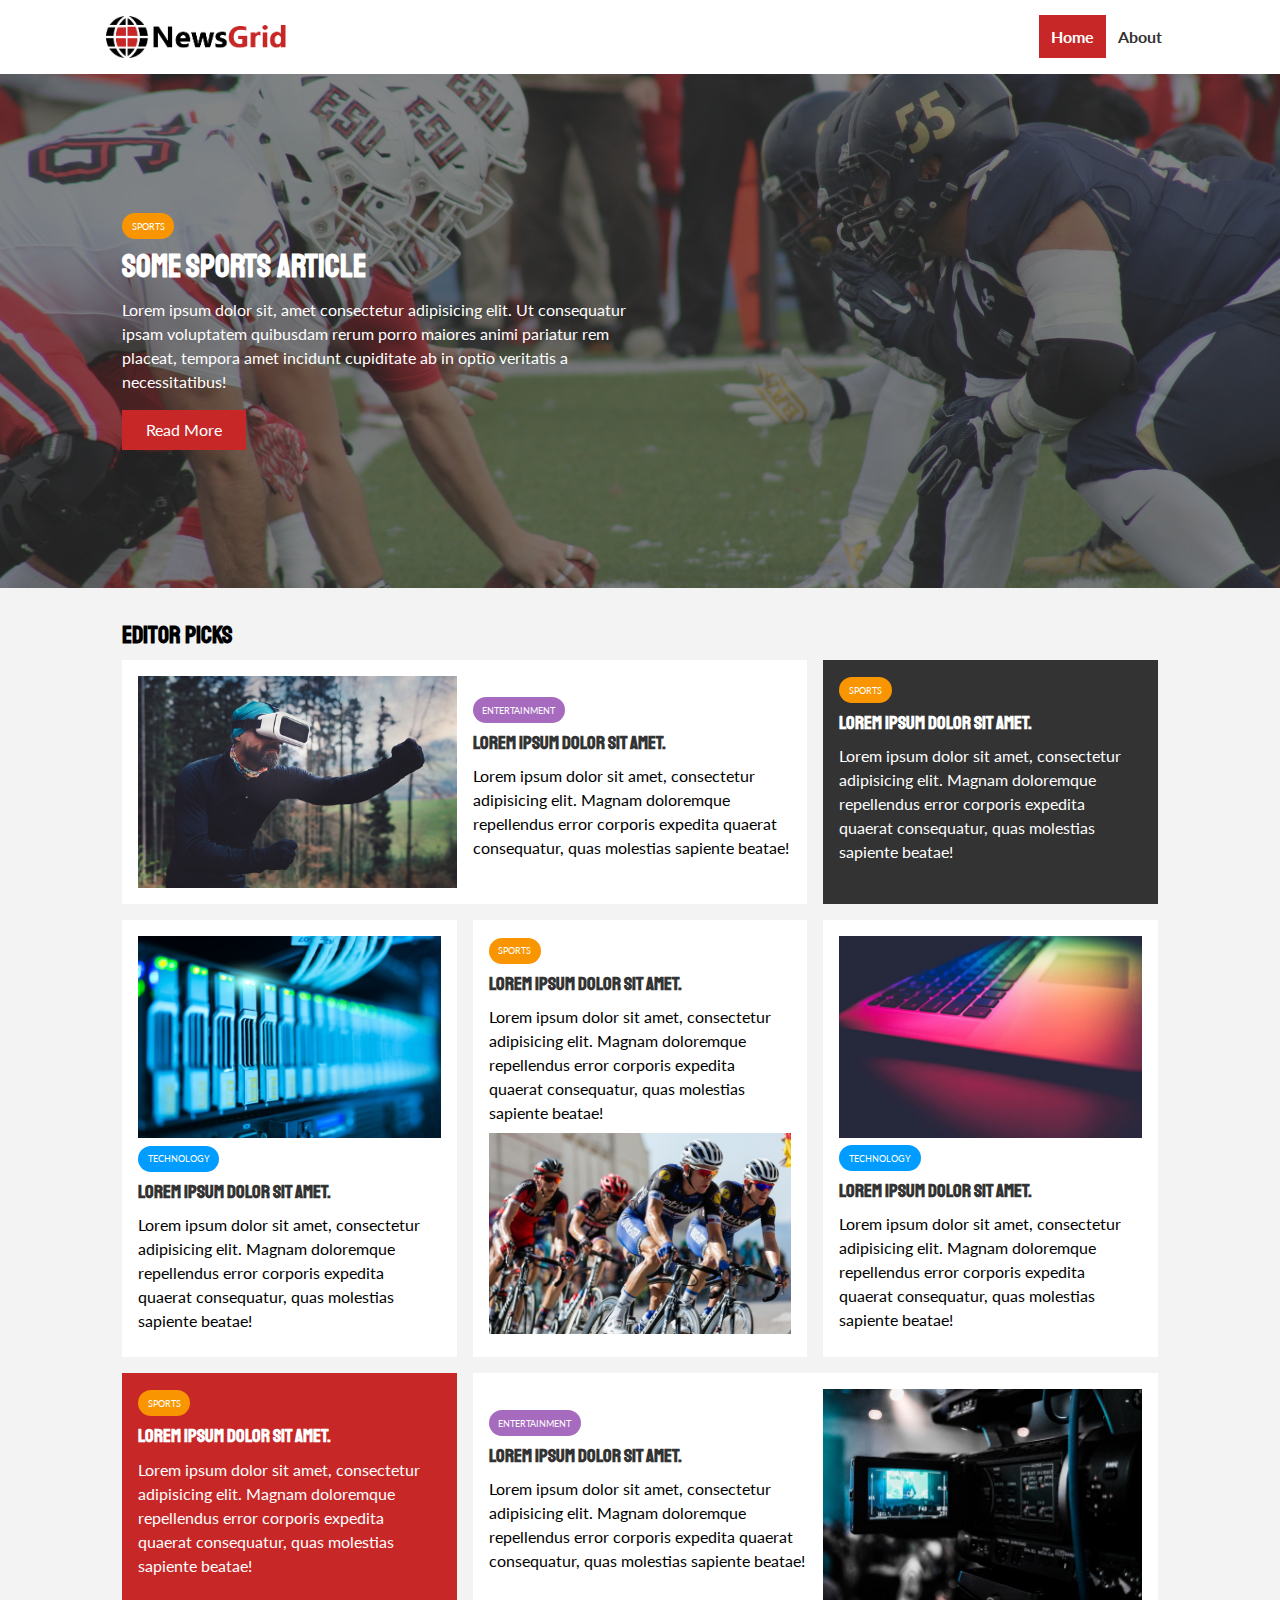
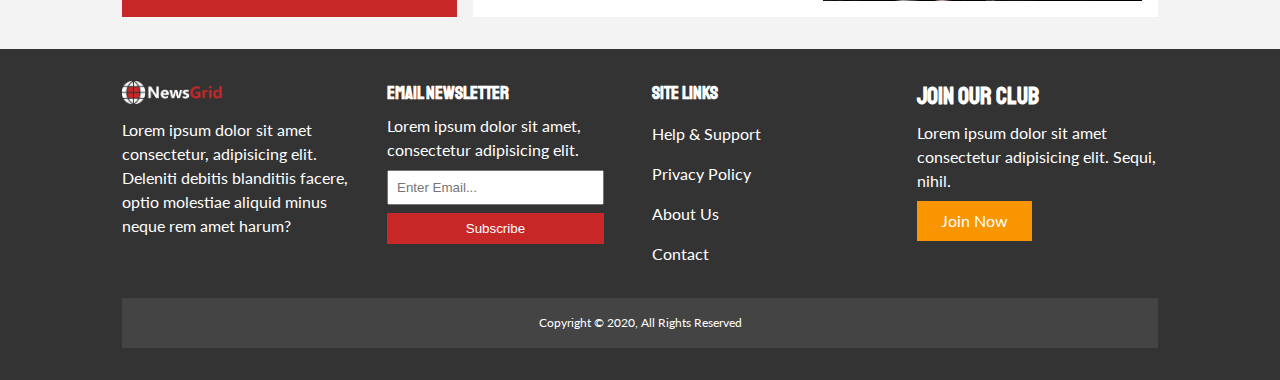
<file: index.html>
<!DOCTYPE html>
<html lang="en">
  <head>
    <meta charset="UTF-8" />
    <meta name="viewport" content="width=device-width, initial-scale=1.0" />
    <link
      rel="stylesheet"
      href="https://use.fontawesome.com/releases/v5.6.3/css/all.css"
      integrity="sha384-UHRtZLI+pbxtHCWp1t77Bi1L4ZtiqrqD80Kn4Z8NTSRyMA2Fd33n5dQ8lWUE00s/"
      crossorigin="anonymous"
    />
    <link
      href="https://fonts.googleapis.com/css?family=Lato|Staatliches"
      rel="stylesheet"
    />
    <link rel="stylesheet" href="css/style.css" />
    <link
      rel="stylesheet"
      media="screen and (max-width: 768px)"
      href="css/mobile.css"
    />
    <link rel="shortcut icon" type="image/x-icon" href="favicon.ico" />
    <title>NewsGrid | Latest News</title>
  </head>
  <body>
    <nav id="main-nav">
      <div class="container">
        <img src="img/logo.png" alt="NewsGrid" class="logo" />
        <div class="social">
          <a href="http://facebook.com" target="_blank"
            ><i class="fab fa-facebook fa-2x"></i
          ></a>
          <a href="http://twitter.com" target="_blank"
            ><i class="fab fa-twitter fa-2x"></i
          ></a>
          <a href="http://instatgram.com" target="_blank"
            ><i class="fab fa-instagram fa-2x"></i
          ></a>
          <a href="http://youtube.com" target="_blank"
            ><i class="fab fa-youtube fa-2x"></i
          ></a>
        </div>
        <ul>
          <li><a href="index.html" class="current">Home</a></li>
          <li><a href="about.html">About</a></li>
        </ul>
      </div>
    </nav>

    <!-- Showcase -->
    <header id="showcase">
      <div class="container">
        <div class="showcase-container">
          <div class="showcase-content">
            <div class="category category-sports">Sports</div>
            <h1>Some Sports Article</h1>
            <p>
              Lorem ipsum dolor sit, amet consectetur adipisicing elit. Ut
              consequatur ipsam voluptatem quibusdam rerum porro maiores animi
              pariatur rem placeat, tempora amet incidunt cupiditate ab in optio
              veritatis a necessitatibus!
            </p>
            <a href="article.html" class="btn btn-primary">Read More</a>
          </div>
        </div>
      </div>
    </header>

    <!-- Home articles -->
    <section id="home-articles" class="py-2">
      <div class="container">
        <h2>Editor Picks</h2>
        <div class="articles-container">
          <article class="card">
            <img src="img/articles/ent1.jpg" alt="" />
            <div>
              <div class="category category-ent">Entertainment</div>
              <h3><a href="article.html">Lorem ipsum dolor sit amet.</a></h3>
              <p>
                Lorem ipsum dolor sit amet, consectetur adipisicing elit. Magnam
                doloremque repellendus error corporis expedita quaerat
                consequatur, quas molestias sapiente beatae!
              </p>
            </div>
          </article>
          <article class="card bg-dark">
            <div class="category category-sports">Sports</div>
            <h3><a href="article.html">Lorem ipsum dolor sit amet.</a></h3>
            <p>
              Lorem ipsum dolor sit amet, consectetur adipisicing elit. Magnam
              doloremque repellendus error corporis expedita quaerat
              consequatur, quas molestias sapiente beatae!
            </p>
          </article>
          <article class="card">
            <img src="img/articles/tech1.jpg" alt="" />
            <div class="category category-tech">Technology</div>
            <h3><a href="article.html">Lorem ipsum dolor sit amet.</a></h3>
            <p>
              Lorem ipsum dolor sit amet, consectetur adipisicing elit. Magnam
              doloremque repellendus error corporis expedita quaerat
              consequatur, quas molestias sapiente beatae!
            </p>
          </article>
          <article class="card">
            <div class="category category-sports">Sports</div>
            <h3><a href="article.html">Lorem ipsum dolor sit amet.</a></h3>
            <p>
              Lorem ipsum dolor sit amet, consectetur adipisicing elit. Magnam
              doloremque repellendus error corporis expedita quaerat
              consequatur, quas molestias sapiente beatae!
            </p>
            <img src="img/articles/sports1.jpg" alt="" />
          </article>
          <article class="card">
            <img src="img/articles/tech2.jpg" alt="" />
            <div class="category category-tech">Technology</div>
            <h3><a href="article.html">Lorem ipsum dolor sit amet.</a></h3>
            <p>
              Lorem ipsum dolor sit amet, consectetur adipisicing elit. Magnam
              doloremque repellendus error corporis expedita quaerat
              consequatur, quas molestias sapiente beatae!
            </p>
          </article>
          <article class="card bg-primary">
            <div class="category category-sports">Sports</div>
            <h3><a href="article.html">Lorem ipsum dolor sit amet.</a></h3>
            <p>
              Lorem ipsum dolor sit amet, consectetur adipisicing elit. Magnam
              doloremque repellendus error corporis expedita quaerat
              consequatur, quas molestias sapiente beatae!
            </p>
          </article>
          <article class="card">
            <div>
              <div class="category category-ent">Entertainment</div>
              <h3><a href="article.html">Lorem ipsum dolor sit amet.</a></h3>
              <p>
                Lorem ipsum dolor sit amet, consectetur adipisicing elit. Magnam
                doloremque repellendus error corporis expedita quaerat
                consequatur, quas molestias sapiente beatae!
              </p>
            </div>
            <img src="img/articles/ent2.jpg" alt="" />
          </article>
        </div>
      </div>
    </section>

    <!-- Footer -->
    <footer id="main-footer" class="py-2">
      <div class="container footer-container">
        <div>
          <img src="img/logo_light.png" alt="NewsGrid" />
          <p>
            Lorem ipsum dolor sit amet consectetur, adipisicing elit. Deleniti
            debitis blanditiis facere, optio molestiae aliquid minus neque rem
            amet harum?
          </p>
        </div>
        <div>
          <h3>Email Newsletter</h3>
          <p>Lorem ipsum dolor sit amet, consectetur adipisicing elit.</p>
          <form name="contact" method="POST" data-netlify="true">
            <input type="email" name="email" placeholder="Enter Email..." />
            <input type="submit" value="Subscribe" class="btn btn-primary" />
          </form>
        </div>
        <div>
          <h3>Site Links</h3>
          <ul class="list">
            <li><a href="#">Help & Support</a></li>
            <li><a href="#">Privacy Policy</a></li>
            <li><a href="#">About Us</a></li>
            <li><a href="#">Contact</a></li>
          </ul>
        </div>
        <div>
          <h2>Join Our Club</h2>
          <p>
            Lorem ipsum dolor sit amet consectetur adipisicing elit. Sequi,
            nihil.
          </p>
          <a href="#" class="btn btn-secondary">Join Now</a>
        </div>
        <div>
          <p>Copyright &copy; 2020, All Rights Reserved</p>
        </div>
      </div>
    </footer>
  </body>
</html>
</file>
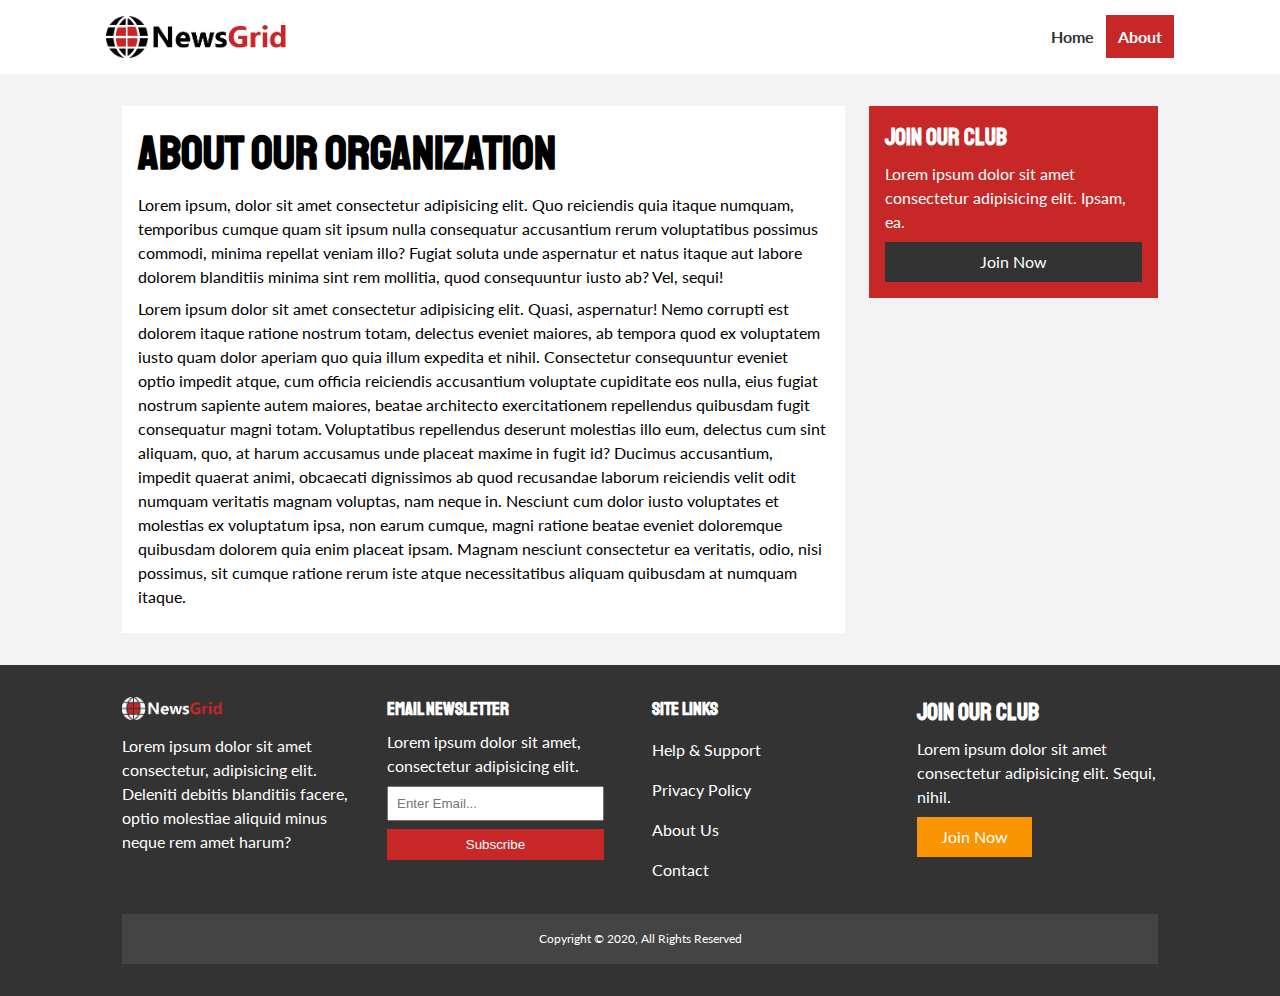
<file: about.html>
<!DOCTYPE html>
<html lang="en">
  <head>
    <meta charset="UTF-8" />
    <meta name="viewport" content="width=device-width, initial-scale=1.0" />
    <link
      rel="stylesheet"
      href="https://use.fontawesome.com/releases/v5.6.3/css/all.css"
      integrity="sha384-UHRtZLI+pbxtHCWp1t77Bi1L4ZtiqrqD80Kn4Z8NTSRyMA2Fd33n5dQ8lWUE00s/"
      crossorigin="anonymous"
    />
    <link
      href="https://fonts.googleapis.com/css?family=Lato|Staatliches"
      rel="stylesheet"
    />
    <link rel="stylesheet" href="css/style.css" />
    <link
      rel="stylesheet"
      media="screen and (max-width: 768px)"
      href="css/mobile.css"
    />
    <link rel="shortcut icon" type="image/x-icon" href="favicon.ico" />
    <title>NewsGrid | About</title>
  </head>
  <body>
    <nav id="main-nav">
      <div class="container">
        <img src="img/logo.png" alt="NewsGrid" class="logo" />
        <div class="social">
          <a href="http://facebook.com" target="_blank"
            ><i class="fab fa-facebook fa-2x"></i
          ></a>
          <a href="http://twitter.com" target="_blank"
            ><i class="fab fa-twitter fa-2x"></i
          ></a>
          <a href="http://instatgram.com" target="_blank"
            ><i class="fab fa-instagram fa-2x"></i
          ></a>
          <a href="http://youtube.com" target="_blank"
            ><i class="fab fa-youtube fa-2x"></i
          ></a>
        </div>
        <ul>
          <li><a href="index.html">Home</a></li>
          <li><a href="about.html" class="current">About</a></li>
        </ul>
      </div>
    </nav>

    <section id="about">
      <div class="container">
        <div class="page-container">
          <article class="card">
            <h1 class="l-heading">About Our Organization</h1>
            <p>
              Lorem ipsum, dolor sit amet consectetur adipisicing elit. Quo
              reiciendis quia itaque numquam, temporibus cumque quam sit ipsum
              nulla consequatur accusantium rerum voluptatibus possimus commodi,
              minima repellat veniam illo? Fugiat soluta unde aspernatur et
              natus itaque aut labore dolorem blanditiis minima sint rem
              mollitia, quod consequuntur iusto ab? Vel, sequi!
            </p>
            <p>
              Lorem ipsum dolor sit amet consectetur adipisicing elit. Quasi,
              aspernatur! Nemo corrupti est dolorem itaque ratione nostrum
              totam, delectus eveniet maiores, ab tempora quod ex voluptatem
              iusto quam dolor aperiam quo quia illum expedita et nihil.
              Consectetur consequuntur eveniet optio impedit atque, cum officia
              reiciendis accusantium voluptate cupiditate eos nulla, eius fugiat
              nostrum sapiente autem maiores, beatae architecto exercitationem
              repellendus quibusdam fugit consequatur magni totam. Voluptatibus
              repellendus deserunt molestias illo eum, delectus cum sint
              aliquam, quo, at harum accusamus unde placeat maxime in fugit id?
              Ducimus accusantium, impedit quaerat animi, obcaecati dignissimos
              ab quod recusandae laborum reiciendis velit odit numquam veritatis
              magnam voluptas, nam neque in. Nesciunt cum dolor iusto voluptates
              et molestias ex voluptatum ipsa, non earum cumque, magni ratione
              beatae eveniet doloremque quibusdam dolorem quia enim placeat
              ipsam. Magnam nesciunt consectetur ea veritatis, odio, nisi
              possimus, sit cumque ratione rerum iste atque necessitatibus
              aliquam quibusdam at numquam itaque.
            </p>
          </article>
          <aside claSS="card bg-primary">
            <h2>Join Our Club</h2>
            <p>
              Lorem ipsum dolor sit amet consectetur adipisicing elit. Ipsam,
              ea.
            </p>
            <a href="#" class="btn btn-dark btn-block">Join Now</a>
          </aside>
        </div>
      </div>
    </section>
    <!-- Footer -->
    <footer id="main-footer" class="py-2">
      <div class="container footer-container">
        <div>
          <img src="img/logo_light.png" alt="NewsGrid" />
          <p>
            Lorem ipsum dolor sit amet consectetur, adipisicing elit. Deleniti
            debitis blanditiis facere, optio molestiae aliquid minus neque rem
            amet harum?
          </p>
        </div>
        <div>
          <h3>Email Newsletter</h3>
          <p>Lorem ipsum dolor sit amet, consectetur adipisicing elit.</p>
          <form name="contact" method="POST" data-netlify="true">
            <input type="email" name="email" placeholder="Enter Email..." />
            <input type="submit" value="Subscribe" class="btn btn-primary" />
          </form>
        </div>
        <div>
          <h3>Site Links</h3>
          <ul class="list">
            <li><a href="#">Help & Support</a></li>
            <li><a href="#">Privacy Policy</a></li>
            <li><a href="#">About Us</a></li>
            <li><a href="#">Contact</a></li>
          </ul>
        </div>
        <div>
          <h2>Join Our Club</h2>
          <p>
            Lorem ipsum dolor sit amet consectetur adipisicing elit. Sequi,
            nihil.
          </p>
          <a href="#" class="btn btn-secondary">Join Now</a>
        </div>
        <div>
          <p>Copyright &copy; 2020, All Rights Reserved</p>
        </div>
      </div>
    </footer>
  </body>
</html>
</file>
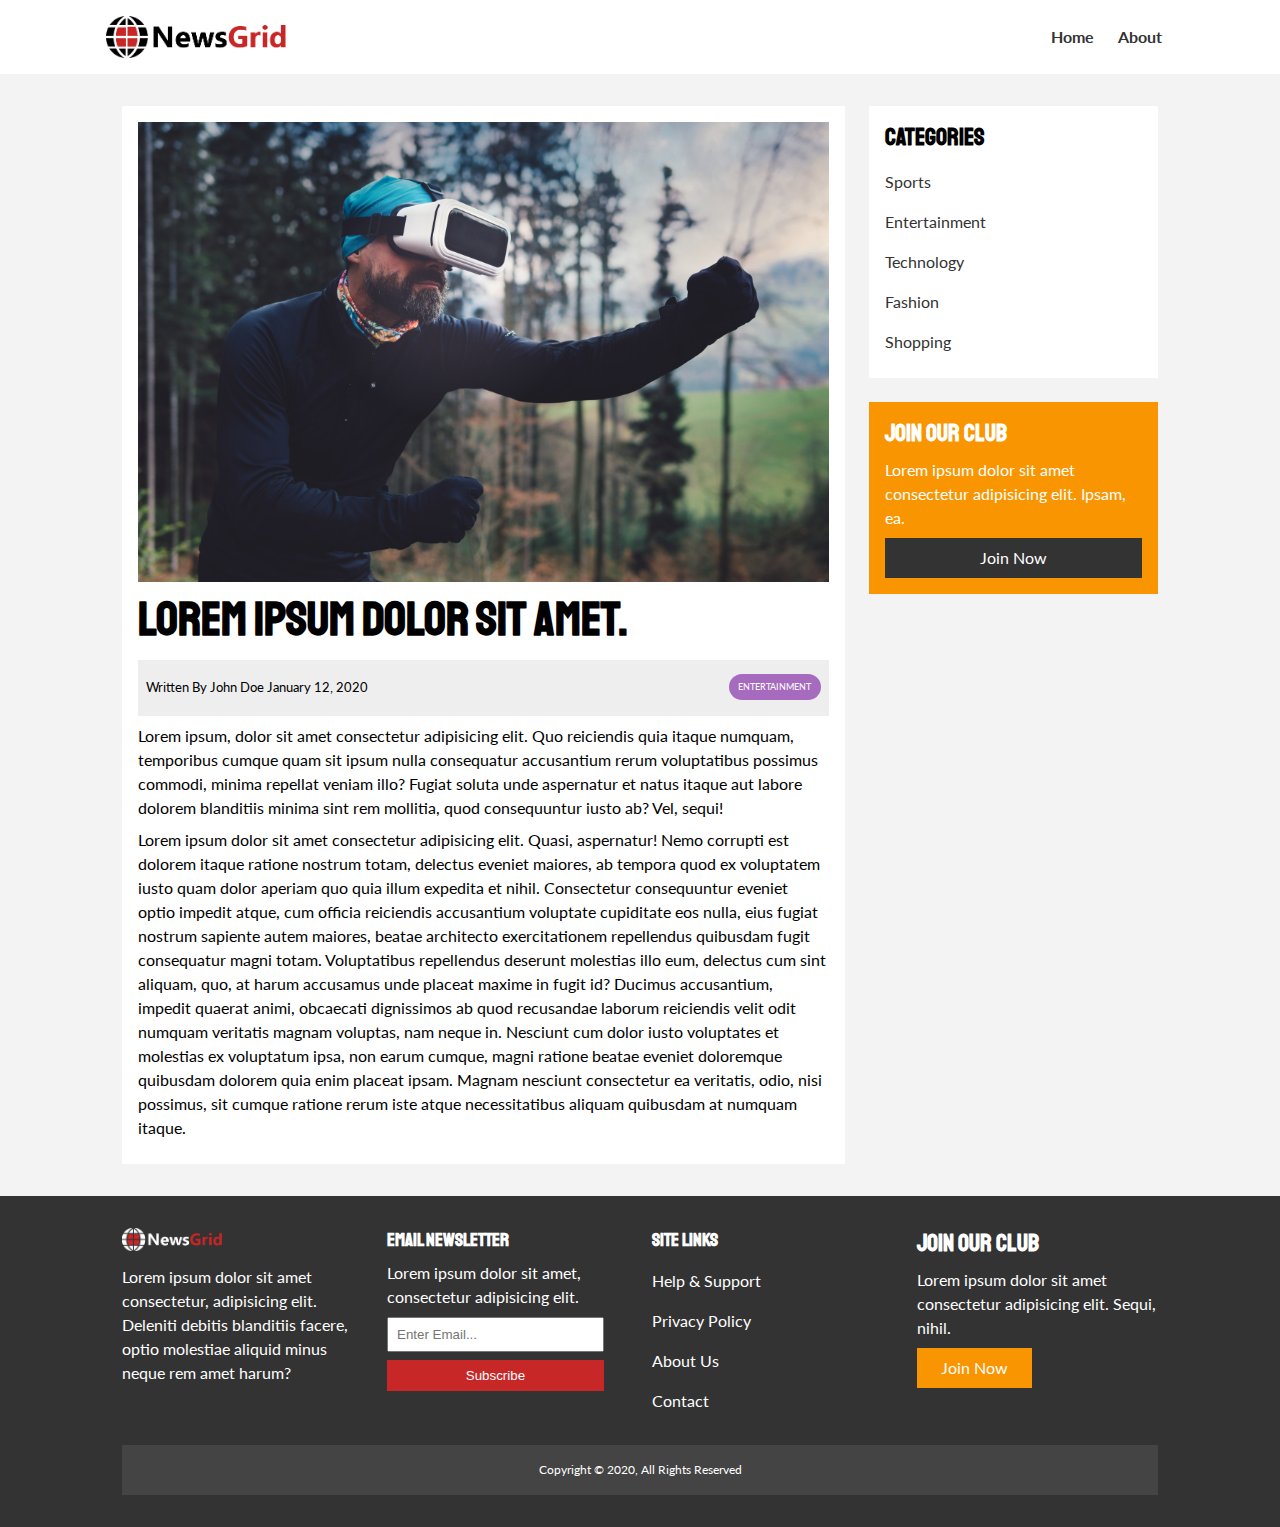
<file: article.html>
<!DOCTYPE html>
<html lang="en">
  <head>
    <meta charset="UTF-8" />
    <meta name="viewport" content="width=device-width, initial-scale=1.0" />
    <link
      rel="stylesheet"
      href="https://use.fontawesome.com/releases/v5.6.3/css/all.css"
      integrity="sha384-UHRtZLI+pbxtHCWp1t77Bi1L4ZtiqrqD80Kn4Z8NTSRyMA2Fd33n5dQ8lWUE00s/"
      crossorigin="anonymous"
    />
    <link
      href="https://fonts.googleapis.com/css?family=Lato|Staatliches"
      rel="stylesheet"
    />
    <link rel="stylesheet" href="css/style.css" />
    <link
      rel="stylesheet"
      media="screen and (max-width: 768px)"
      href="css/mobile.css"
    />
    <link rel="shortcut icon" type="image/x-icon" href="favicon.ico" />
    <title>NewsGrid | Latest News</title>
  </head>
  <body>
    <nav id="main-nav">
      <div class="container">
        <img src="img/logo.png" alt="NewsGrid" class="logo" />
        <div class="social">
          <a href="http://facebook.com" target="_blank"
            ><i class="fab fa-facebook fa-2x"></i
          ></a>
          <a href="http://twitter.com" target="_blank"
            ><i class="fab fa-twitter fa-2x"></i
          ></a>
          <a href="http://instatgram.com" target="_blank"
            ><i class="fab fa-instagram fa-2x"></i
          ></a>
          <a href="http://youtube.com" target="_blank"
            ><i class="fab fa-youtube fa-2x"></i
          ></a>
        </div>
        <ul>
          <li><a href="index.html">Home</a></li>
          <li><a href="about.html">About</a></li>
        </ul>
      </div>
    </nav>

    <section id="article">
      <div class="container">
        <div class="page-container">
          <article class="card">
            <img src="img/articles/ent1.jpg" alt="" />
            <h1 class="l-heading">Lorem ipsum dolor sit amet.</h1>
            <div class="meta">
              <small>
                <i class="fas fa-user"></i> Written By John Doe January 12, 2020
              </small>
              <div class="category category-ent">Entertainment</div>
            </div>
            <p>
              Lorem ipsum, dolor sit amet consectetur adipisicing elit. Quo
              reiciendis quia itaque numquam, temporibus cumque quam sit ipsum
              nulla consequatur accusantium rerum voluptatibus possimus commodi,
              minima repellat veniam illo? Fugiat soluta unde aspernatur et
              natus itaque aut labore dolorem blanditiis minima sint rem
              mollitia, quod consequuntur iusto ab? Vel, sequi!
            </p>
            <p>
              Lorem ipsum dolor sit amet consectetur adipisicing elit. Quasi,
              aspernatur! Nemo corrupti est dolorem itaque ratione nostrum
              totam, delectus eveniet maiores, ab tempora quod ex voluptatem
              iusto quam dolor aperiam quo quia illum expedita et nihil.
              Consectetur consequuntur eveniet optio impedit atque, cum officia
              reiciendis accusantium voluptate cupiditate eos nulla, eius fugiat
              nostrum sapiente autem maiores, beatae architecto exercitationem
              repellendus quibusdam fugit consequatur magni totam. Voluptatibus
              repellendus deserunt molestias illo eum, delectus cum sint
              aliquam, quo, at harum accusamus unde placeat maxime in fugit id?
              Ducimus accusantium, impedit quaerat animi, obcaecati dignissimos
              ab quod recusandae laborum reiciendis velit odit numquam veritatis
              magnam voluptas, nam neque in. Nesciunt cum dolor iusto voluptates
              et molestias ex voluptatum ipsa, non earum cumque, magni ratione
              beatae eveniet doloremque quibusdam dolorem quia enim placeat
              ipsam. Magnam nesciunt consectetur ea veritatis, odio, nisi
              possimus, sit cumque ratione rerum iste atque necessitatibus
              aliquam quibusdam at numquam itaque.
            </p>
          </article>
          <aside id="categories" class="card">
            <h2>Categories</h2>
            <ul class="list">
              <li>
                <a href="#"><i class="fas fa-chevron-right"></i> Sports</a>
              </li>
              <li>
                <a href="#"
                  ><i class="fas fa-chevron-right"></i> Entertainment</a
                >
              </li>
              <li>
                <a href="#"><i class="fas fa-chevron-right"></i> Technology</a>
              </li>
              <li>
                <a href="#"><i class="fas fa-chevron-right"></i> Fashion</a>
              </li>
              <li>
                <a href="#"><i class="fas fa-chevron-right"></i> Shopping</a>
              </li>
            </ul>
          </aside>
          <aside claSS="card bg-secondary">
            <h2>Join Our Club</h2>
            <p>
              Lorem ipsum dolor sit amet consectetur adipisicing elit. Ipsam,
              ea.
            </p>
            <a href="#" class="btn btn-dark btn-block">Join Now</a>
          </aside>
        </div>
      </div>
    </section>
    <!-- Footer -->
    <footer id="main-footer" class="py-2">
      <div class="container footer-container">
        <div>
          <img src="img/logo_light.png" alt="NewsGrid" />
          <p>
            Lorem ipsum dolor sit amet consectetur, adipisicing elit. Deleniti
            debitis blanditiis facere, optio molestiae aliquid minus neque rem
            amet harum?
          </p>
        </div>
        <div>
          <h3>Email Newsletter</h3>
          <p>Lorem ipsum dolor sit amet, consectetur adipisicing elit.</p>
          <form name="contact" method="POST" data-netlify="true">
            <input type="email" name="email" placeholder="Enter Email..." />
            <input type="submit" value="Subscribe" class="btn btn-primary" />
          </form>
        </div>
        <div>
          <h3>Site Links</h3>
          <ul class="list">
            <li><a href="#">Help & Support</a></li>
            <li><a href="#">Privacy Policy</a></li>
            <li><a href="#">About Us</a></li>
            <li><a href="#">Contact</a></li>
          </ul>
        </div>
        <div>
          <h2>Join Our Club</h2>
          <p>
            Lorem ipsum dolor sit amet consectetur adipisicing elit. Sequi,
            nihil.
          </p>
          <a href="#" class="btn btn-secondary">Join Now</a>
        </div>
        <div>
          <p>Copyright &copy; 2020, All Rights Reserved</p>
        </div>
      </div>
    </footer>
  </body>
</html>
</file>
<file: css/style.css>
:root {
  --primary-color: #c72727;
  --secondary-color: #f99500;
  --light-color: #f3f3f3;
  --dark-color: #333;
  --max-width: 1100px;
}

.category {
  --sports-color: #f99500;
  --ent-color: #a66bbe;
  --tech-color: #009cff;
}

* {
  margin: 0;
  padding: 0;
  box-sizing: border-box;
}

body {
  font-family: 'Lato', sans-serif;
  line-height: 1.5;
  background-color: var(--light-color);
}

a {
  color: #333;
  text-decoration: none;
}

ul {
  list-style: none;
}

p {
  margin: 0.5rem 0;
}

img {
  width: 100%;
}

h1,
h2,
h3,
h4,
h5,
h6 {
  font-family: 'Staatliches', cursive;
  margin-bottom: 0.55rem;
  line-height: 1.3;
}

/* utilities */

.container {
  max-width: var(--max-width);
  margin: auto;
  padding: 0 2rem;
  /* to always show the content  */
  overflow: hidden;
}

.category {
  display: inline-block;
  color: #fff;
  font-size: 0.55rem;
  text-transform: uppercase;
  padding: 0.4rem 0.6rem;
  border-radius: 15px;
  margin-bottom: 0.5rem;
}

.category-sports {
  background: var(--sports-color);
}
.category-ent {
  background: var(--ent-color);
}

.category-tech {
  background: var(--tech-color);
}

.btn {
  display: inline-block;
  border: none;
  background: var(--dark-color);
  color: #fff;
  padding: 0.5rem 1.5rem;
}

.btn-light {
  background: var(--light-color);
}

.btn-primary {
  background: var(--primary-color);
}

.btn-secondary {
  background: var(--secondary-color);
}

.btn-block {
  display: block;
  width: 100%;
  text-align: center;
}

.btn:hover {
  opacity: 0.9;
}

.card {
  background: #fff;
  padding: 1rem;
}

.bg-dark {
  background: var(--dark-color);
  color: #fff;
}

.bg-primary {
  background: var(--primary-color);
  color: #fff;
}

.bg-secondary {
  background: var(--secondary-color);
  color: #fff;
}

.py-1 {
  padding: 1.5rem 0;
}

.py-2 {
  padding: 2rem 0;
}

.py-3 {
  padding: 3rem 0;
}

.p-1 {
  padding: 1.5rem;
}

.p-2 {
  padding: 2rem;
}

.p-3 {
  padding: 3rem;
}

.l-heading {
  font-size: 3rem;
}

.bg-dark h1,
.bg-dark h2,
.bg-dark h3,
.bg-dark a,
.bg-primary h1,
.bg-primary h2,
.bg-primary h3,
.bg-primary a,
.bg-secondary h1,
.bg-secondary h2,
.bg-secondary h3,
.bg-secondary a {
  color: #fff;
}

.list li {
  padding: 0.5rem 0;
  border-bottom: #555 doted 1px;
  width: 90%;
}

.list li a:hover {
  color: var(--primary-color) !important;
}

/* inner page grid container */
.page-container {
  display: grid;
  grid-template-columns: 5fr 2fr;
  margin: 2rem 0;
  grid-gap: 1.5rem;
}

.page-container > *:first-child {
  grid-row: 1 / span 3;
}

/* Navigation */
#main-nav {
  background: #fff;
  position: sticky;
  top: 0;
  z-index: 2;
}

#main-nav .container {
  display: grid;
  grid-template-columns: 6fr 3fr 2fr;
  padding: 1rem;
  align-items: center;
}

#main-nav .logo {
  width: 180px;
}

#main-nav ul {
  justify-self: end;
  display: flex;
}

#main-nav ul li a {
  padding: 0.75rem;
  font-weight: bold;
}

#main-nav ul li a.current {
  background: var(--primary-color);
  color: #fff;
}

#main-nav ul li a:hover {
  background: var(--light-color);
  color: var(--dark-color);
}

#main-nav .social {
  justify-self: center;
}

#main-nav .social i {
  color: #777;
  margin-right: 0.5rem;
}

/* Showcase */

#showcase {
  color: #fff;
  background: #333;
  padding: 2rem;
  position: relative;
}

#showcase:before {
  content: '';
  background: url('../img/featured.jpg') no-repeat center center/cover;
  position: absolute;
  top: 0;
  left: 0;
  width: 100%;
  height: 100%;
  opacity: 0.4;
}

#showcase .showcase-container {
  display: grid;
  grid-template-columns: repeat(2, 1fr);
  justify-content: center;
  align-items: center;
  height: 50vh;
}

#showcase .showcase-content {
  z-index: 1;
}
#showcase .showcase-content p {
  margin-bottom: 1rem;
}

/* Home articles */

#home-articles .articles-container {
  display: grid;
  grid-template-columns: repeat(3, 1fr);
  grid-gap: 1rem;
}

#home-articles .articles-container > *:first-child {
  display: grid;
  grid-template-columns: repeat(2, 1fr);
  grid-gap: 1rem;
  align-items: center;
  grid-column: 1 / span 2;
}
#home-articles .articles-container > *:last-child {
  display: grid;
  grid-template-columns: repeat(2, 1fr);
  grid-gap: 1rem;
  align-items: center;
  grid-column: 2 / span 2;
}

#article .meta {
  display: flex;
  justify-content: space-between;
  align-items: center;
  background: #eee;
  padding: 0.5rem;
}

#article .meta .category {
  margin-top: 0.4rem;
}

/* Footer */
#main-footer {
  background: var(--dark-color);
  color: #fff;
}

#main-footer img {
  width: 100px;
}

#main-footer a {
  color: #fff;
}

#main-footer .footer-container {
  display: grid;
  grid-template-columns: repeat(4, 1fr);
  grid-gap: 1.5rem;
}

#main-footer .footer-container > *:last-child {
  background: #444;
  grid-column: 1 / span 4;
  padding: 0.5rem;
  text-align: center;
  font-size: 0.75rem;
}

#main-footer .footer-container input[type='email'] {
  width: 90%;
  padding: 0.5rem;
  margin-bottom: 0.5rem;
}

#main-footer .footer-container input[type='submit'] {
  width: 90%;
}
</file>
<file: css/mobile.css>
/* Navigation */
#main-nav .social {
  display: none;
}

#main-nav .container {
  grid-template-columns: 1fr;
  grid-gap: 1.2rem;
}

#main-nav ul,
#main-nav .logo {
  justify-self: center;
}

#main-nav ul li a {
  padding: 0.5rem;
}

/* Home articles */

#home-articles .articles-container {
  grid-template-columns: repeat(2, 1fr);
}

#home-articles .articles-container > *:first-child,
#home-articles .articles-container > *:last-child {
  grid-template-columns: 1fr;
  grid-column: 1;
}

@media (max-width: 600px) {
  /* Stack Grid items */
  #showcase .showcase-container,
  #home-articles .articles-container,
  #main-footer .footer-container {
    grid-template-columns: 1fr;
  }
  #main-footer .footer-container > *:last-child {
    grid-column: 1;
  }
  #main-footer .footer-container > *:first-child,
  #main-footer .footer-container > *:nth-child(2) {
    border-bottom: #444 dotted 1px;
    padding-bottom: 1rem;
  }

  .page-container {
    grid-template-columns: 1fr;
    text-align: center;
  }

  .page-conatiner > *:first-child {
    grid-row: 1;
  }

  .l-heading {
    font-size: 2rem;
  }
}
</file>
